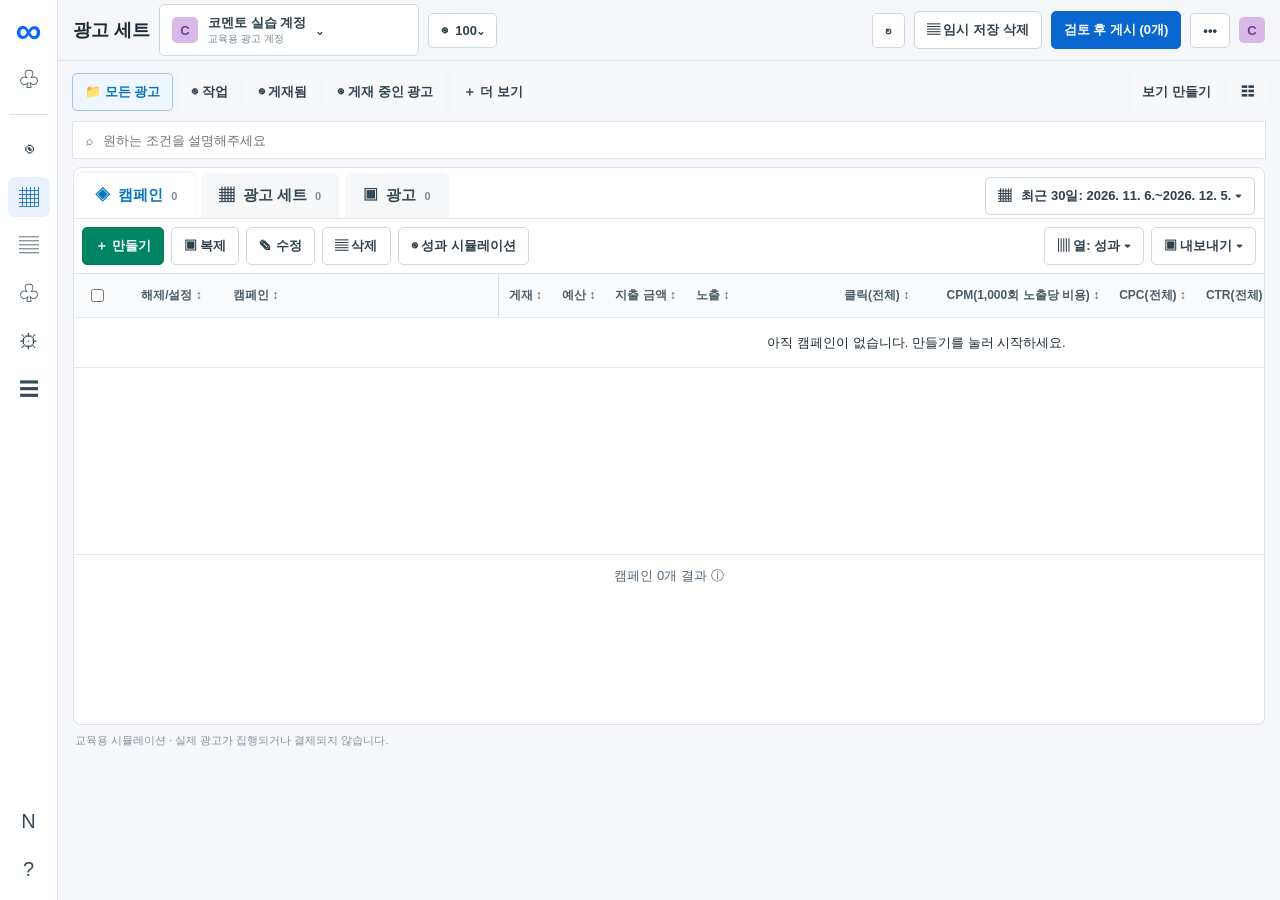
<file: index.html>
<!doctype html><html lang="ko"><head><meta charset="utf-8"><meta name="viewport" content="width=device-width,initial-scale=1"><title>광고 관리자 | 코멘토 실습</title><script>location.replace('meta.html'+location.search+location.hash)</script></head><body><a href="meta.html">Meta 광고 관리자 열기</a></body></html>
</file>
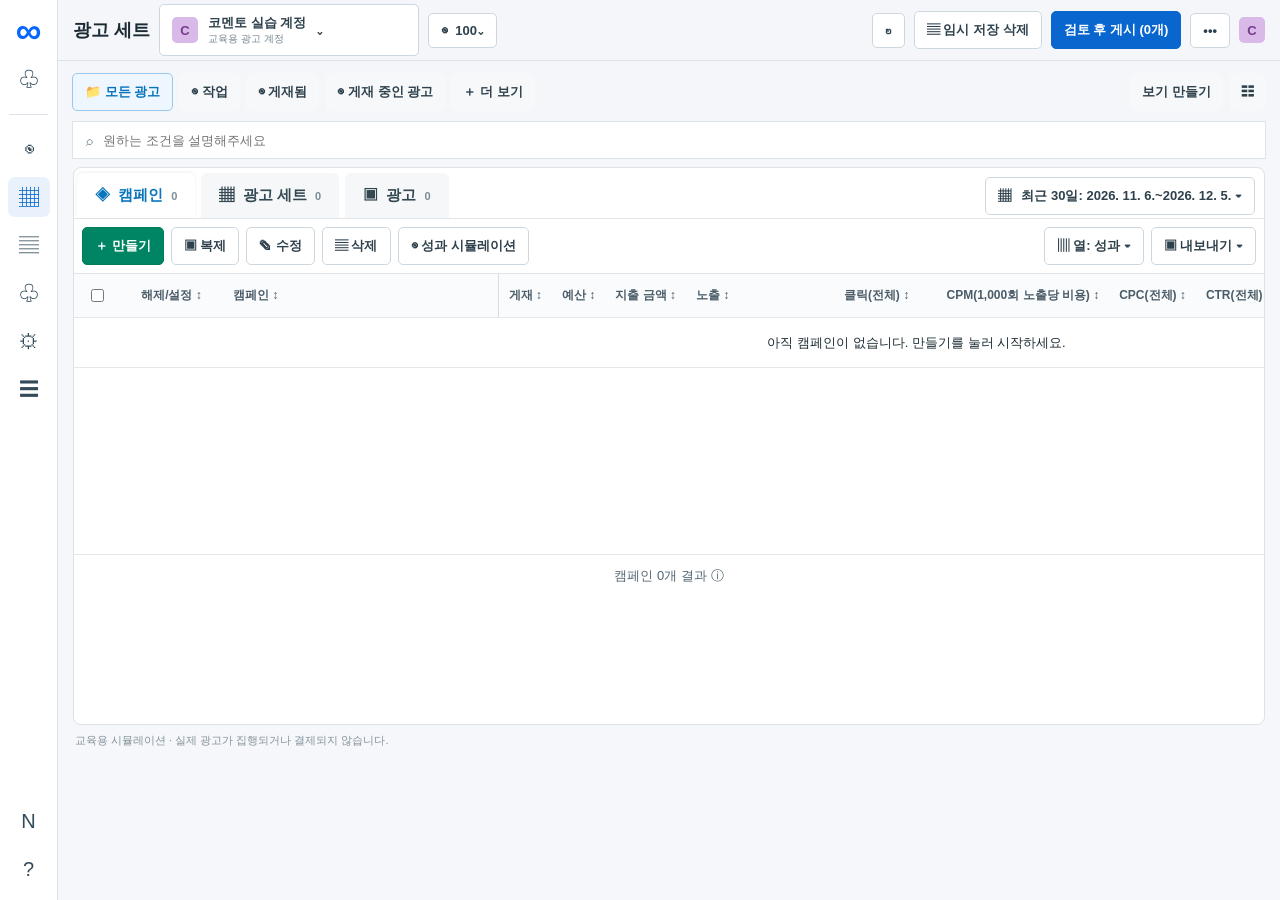
<file: meta.html>
<!doctype html><html lang="ko"><head><meta charset="utf-8"><meta name="viewport" content="width=device-width,initial-scale=1"><title>광고 관리자 | 코멘토 실습</title><link rel="stylesheet" href="meta.css"></head><body>
<div class="app"><aside class="rail"><div class="mark">∞</div><button>♧</button><hr><button>◉</button><button class="active">▦</button><button>▤</button><button>♧</button><button>⚙</button><button>☰</button><span></span><a href="naver.html">N</a><button>?</button></aside><div class="work"><header><b class="screen-title">광고 세트</b><button class="account"><b class="avatar">C</b><span>코멘토 실습 계정<small>교육용 광고 계정</small></span>⌄</button><button>◉ &nbsp;100⌄</button><i></i><button id="refresh">↻</button><button id="reset">▤ 임시 저장 삭제</button><button class="publish" id="publish">검토 후 게시 <span id="draftCount">(0개)</span></button><button>•••</button><b class="avatar">C</b></header><div class="views"><button class="active">📁 모든 광고</button><button>◉ 작업</button><button>◉ 게재됨</button><button>◉ 게재 중인 광고</button><button>＋ 더 보기</button><i></i><button>보기 만들기</button><button>☷</button></div><div class="filter">⌕ <input id="search" placeholder="원하는 조건을 설명해주세요"></div><main><div class="levels"><div id="tabs"></div><button id="dates">▦ &nbsp; 최근 30일: <span id="dateText"></span> ▾</button></div><div class="toolbar"><button class="green" id="create">＋ 만들기</button><button id="duplicate">▣ 복제</button><button id="edit">✎ 수정</button><button id="remove">▤ 삭제</button><button id="simulate">◉ 성과 시뮬레이션</button><i></i><button id="columns">▥ 열: 성과 ▾</button><button id="export">▣ 내보내기 ▾</button></div><div class="grid"><table><thead id="thead"></thead><tbody id="tbody"></tbody></table></div><div class="count" id="count"></div></main><div class="notice">교육용 시뮬레이션 · 실제 광고가 집행되거나 결제되지 않습니다.</div></div></div>
<div class="shade" id="objectiveModal" hidden><div class="dialog objective-dialog"><div class="objective-tabs"><button class="active" id="newCampaignTab">새 캠페인 만들기</button><button id="newItemTab">새 광고 세트 또는 광고</button></div><div class="modalcontent"><div id="campaignChooser"><label class="section-label" for="buyingType">구매 유형 선택</label><select id="buyingType"><option>경매</option></select><h3>캠페인 목표 선택</h3><div class="objectivecols"><div id="objectiveList"></div><div id="objectiveHelp"></div></div></div><div id="itemChooser" hidden><h3>새 광고 세트 또는 광고</h3><label class="section-label" for="newItemType">만들기</label><select id="newItemType"><option value="adset">광고 세트</option><option value="ad">광고</option></select><label class="section-label" for="parentCampaign">기존 캠페인 선택</label><select id="parentCampaign"></select></div></div><div class="modalfoot"><a href="https://www.facebook.com/business/help/" target="_blank" rel="noopener">캠페인 목표 정보</a><i></i><button data-close="objectiveModal">취소</button><button class="blue" id="chooseObjective" disabled>계속</button></div></div></div>
<div class="shade" id="modeModal" hidden><div class="dialog narrow"><div class="modalhead"><h2>캠페인 설정 선택</h2><button data-close="modeModal">×</button></div><div class="modalcontent"><p>캠페인 설정 방법을 선택하세요.</p><div class="choice">◯ 추천 설정<small>Advantage+ 타겟과 노출 위치를 사용합니다.</small></div><div class="choice picked">◉ 수동 캠페인<small>예산과 타겟, 노출 위치를 직접 설정합니다.</small></div></div><div class="modalfoot"><button id="backObjective">돌아가기</button><button class="blue" id="startEditor">계속</button></div></div></div>
<div class="editor" id="editor" hidden><div class="editor-shell"><div class="editorrail"><button id="closeEditor" aria-label="닫기">×</button><span>▥</span><span>✎</span></div><nav class="editor-tree"><button data-step="campaign">▣ <span id="treeCampaign">새 캠페인</span></button><button data-step="adset">▦ <span id="treeAdset">새 광고 세트</span></button><button data-step="ad">▤ <span id="treeAd">새 광고</span></button></nav><div class="editor-main"><div class="editorhead"><b id="editorName">새 캠페인</b><span>〉</span><b id="stepTag">캠페인</b><i></i><span>◯ 임시 저장됨</span></div><div class="editbody"><article><form id="form"></form></article><aside class="summary"><h3>캠페인 점수 ⓘ</h3><p>광고 설정을 완료하면 검토할 수 있습니다.</p><div id="summary"></div><div id="preview" hidden></div><p>교육용 실습 화면 · 실제 Meta 계정에 게시되지 않습니다.</p></aside></div><div class="editfoot"><button id="saveEditor">닫기</button><span id="error"></span><button id="prev">돌아가기</button><button class="blue" id="next">다음</button></div></div></div><h1 id="stepTitle" hidden></h1><p id="stepHelp" hidden></p></div>
<div class="shade" id="reportModal" hidden><div class="dialog narrow"><div class="modalhead"><h2>7일 성과 시뮬레이션</h2><button data-close="reportModal">×</button></div><div class="modalcontent" id="report"></div><div class="modalfoot"><button data-close="reportModal">닫기</button></div></div></div><div class="toast" id="toast" hidden></div><script src="meta.js"></script></body></html>
</file>
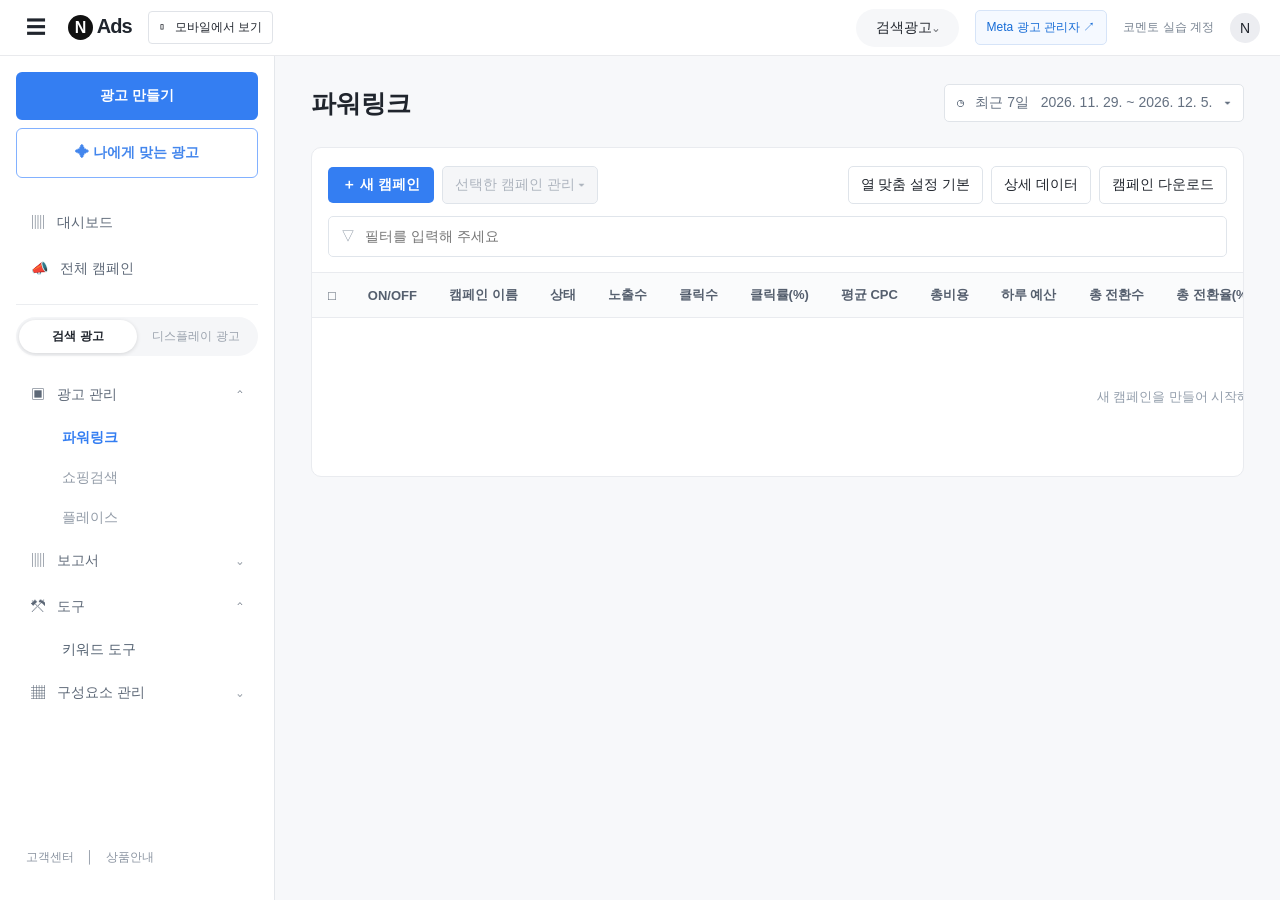
<file: naver.html>
<!doctype html><html lang="ko"><head><meta charset="utf-8"><meta name="viewport" content="width=device-width,initial-scale=1"><title>파워링크 - 코멘토 실습</title><link rel="stylesheet" href="naver.css?v=20261127-meta-1"></head><body>
<header class="top"><button class="icon" id="menuToggle" aria-label="메뉴">☰</button><b class="brand"><span>N</span> Ads</b><button class="mobile">▯ &nbsp; 모바일에서 보기</button><div class="topspace"></div><button class="searchtype">검색광고⌄</button><a class="meta-shortcut" href="meta.html">Meta 광고 관리자 ↗</a><span class="accountname">코멘토 실습 계정</span><span class="avatar">N</span></header>
<div class="shell"><aside id="sidebar"><button class="primary wide" id="quickStart">광고 만들기</button><button class="wide recommend">✦ 나에게 맞는 광고</button><nav><button class="navline" data-view="dashboard">▥ &nbsp; 대시보드</button><button class="navline" data-view="all">📣 &nbsp; 전체 캠페인</button><div class="divider"></div><div class="toggle"><b>검색 광고</b><span>디스플레이 광고</span></div><button class="navline parent">▣ &nbsp; 광고 관리 <span>⌃</span></button><button class="subline active" data-view="campaigns">파워링크</button><button class="subline inactive">쇼핑검색</button><button class="subline inactive">플레이스</button><button class="navline parent">▥ &nbsp; 보고서 <span>⌄</span></button><button class="navline parent">⚒ &nbsp; 도구 <span>⌃</span></button><button class="subline" data-view="keywordTool">키워드 도구</button><button class="navline parent">▦ &nbsp; 구성요소 관리 <span>⌄</span></button></nav><div class="sidefoot">고객센터　│　상품안내</div></aside>
<main><div id="app"></div></main></div>
<div class="shade" id="modal" hidden><div class="dialog"><div class="dialoghead"><div><h2 id="modalTitle"></h2><p id="modalIntro"></p></div><button class="x" id="modalClose" aria-label="닫기">×</button></div><div id="modalContent" class="dialogscroll"></div><div class="dialogfoot"><button id="cancel">취소</button><button class="primary" id="submit">저장</button></div></div></div>
<script src="xlsx-export.js?v=20261127-3"></script><script src="naver.js?v=20261127-3"></script><script src="features.js?v=20261127-5"></script><script src="simulation.js?v=20261127-4"></script><script src="simulation-ui.js?v=20261127-4"></script><script src="review-ui.js?v=20261127-6"></script></body></html>
</file>
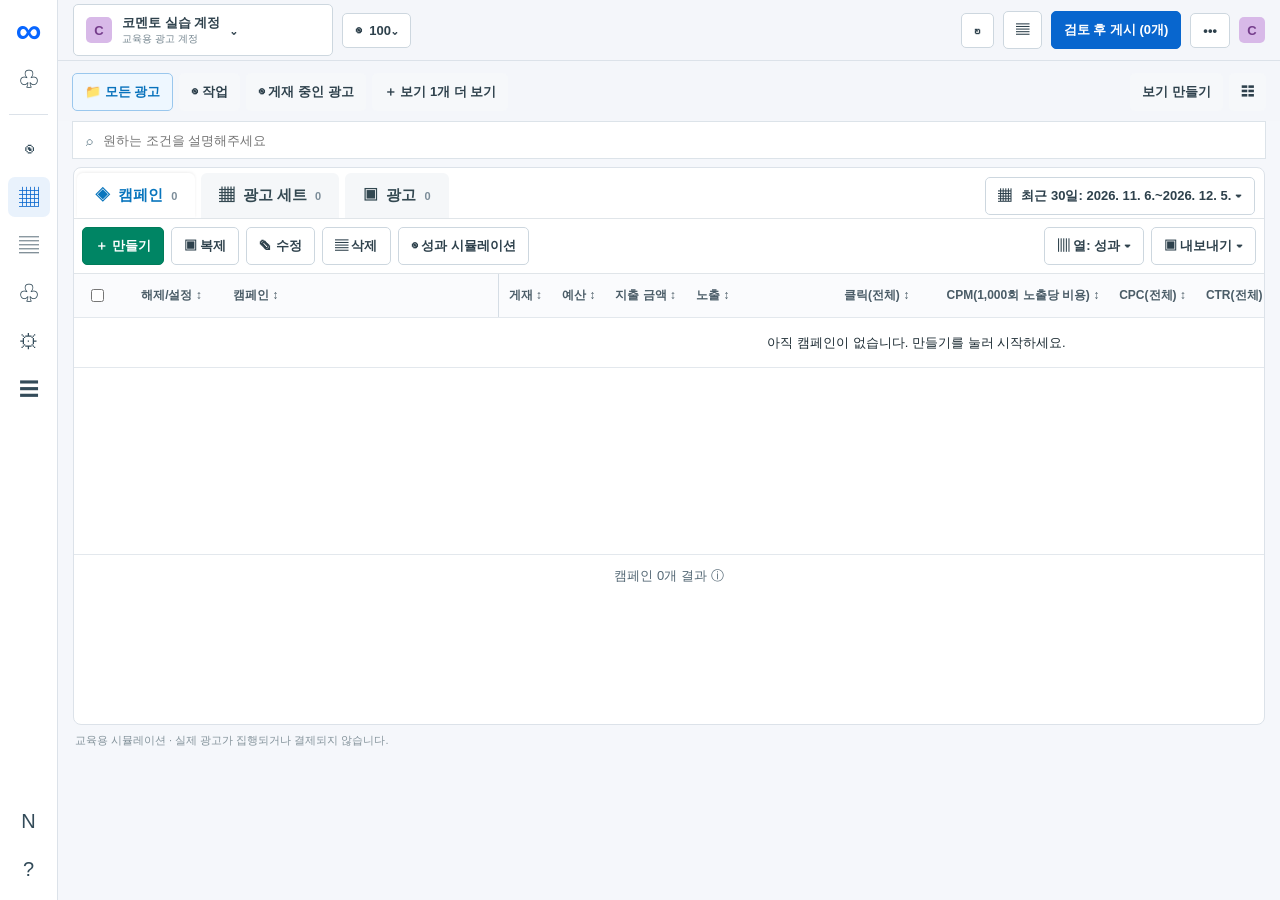
<file: studio.html>
<!doctype html><html lang="ko"><head><meta charset="utf-8"><meta name="viewport" content="width=device-width,initial-scale=1"><title>광고 관리자 | 코멘토 실습</title><link rel="stylesheet" href="meta.css"></head><body>
<div class="app"><aside class="rail"><div class="mark">∞</div><button>♧</button><hr><button>◉</button><button class="active">▦</button><button>▤</button><button>♧</button><button>⚙</button><button>☰</button><span></span><a href="naver.html">N</a><button>?</button></aside><div class="work"><header><button class="account"><b class="avatar">C</b><span>코멘토 실습 계정<small>교육용 광고 계정</small></span>⌄</button><button>◉ &nbsp;100⌄</button><i></i><button id="refresh">↻</button><button id="reset">▤</button><button class="publish" id="publish">검토 후 게시 <span id="draftCount">(0개)</span></button><button>•••</button><b class="avatar">C</b></header><div class="views"><button class="active">📁 모든 광고</button><button>◉ 작업</button><button>◉ 게재 중인 광고</button><button>＋ 보기 1개 더 보기</button><i></i><button>보기 만들기</button><button>☷</button></div><div class="filter">⌕ <input id="search" placeholder="원하는 조건을 설명해주세요"></div><main><div class="levels"><div id="tabs"></div><button id="dates">▦ &nbsp; 최근 30일: <span id="dateText"></span> ▾</button></div><div class="toolbar"><button class="green" id="create">＋ 만들기</button><button id="duplicate">▣ 복제</button><button id="edit">✎ 수정</button><button id="remove">▤ 삭제</button><button id="simulate">◉ 성과 시뮬레이션</button><i></i><button id="columns">▥ 열: 성과 ▾</button><button id="export">▣ 내보내기 ▾</button></div><div class="grid"><table><thead id="thead"></thead><tbody id="tbody"></tbody></table></div><div class="count" id="count"></div></main><div class="notice">교육용 시뮬레이션 · 실제 광고가 집행되거나 결제되지 않습니다.</div></div></div>
<div class="shade" id="objectiveModal" hidden><div class="dialog"><div class="modalhead"><h2>새 캠페인 만들기</h2><button data-close="objectiveModal">×</button></div><div class="modalcontent"><small>구매 유형 선택</small><div class="selectlike">경매⌄</div><h3>캠페인 목표 선택</h3><div class="objectivecols"><div id="objectiveList"></div><div id="objectiveHelp"></div></div></div><div class="modalfoot"><button data-close="objectiveModal">취소</button><button class="blue" id="chooseObjective" disabled>계속</button></div></div></div>
<div class="shade" id="modeModal" hidden><div class="dialog narrow"><div class="modalhead"><h2>캠페인 설정 선택</h2><button data-close="modeModal">×</button></div><div class="modalcontent"><p>추천 설정을 사용하거나 모든 설정을 직접 제어할 수 있습니다.</p><div class="choice">◯ 추천 설정<small>Advantage+ 타겟과 노출 위치를 사용합니다.</small></div><div class="choice picked">◉ 수동 캠페인<small>실습에 필요한 설정을 직접 선택합니다.</small></div></div><div class="modalfoot"><button id="backObjective">돌아가기</button><button class="blue" id="startEditor">계속</button></div></div></div>
<div class="editor" id="editor" hidden><div class="editorhead"><button id="closeEditor">×</button><b id="editorName">새 캠페인</b><span>● 임시 저장</span><i></i><button id="review">검토</button><button class="blue" id="saveEditor">닫기</button></div><div class="editlayout"><nav><p>광고 만들기</p><button data-step="campaign">◈ <span id="treeCampaign">새 캠페인</span></button><button data-step="adset">▦ <span id="treeAdset">새 광고 세트</span></button><button data-step="ad">▣ <span id="treeAd">새 광고</span></button><small>◉ 모든 수정 사항이 저장됩니다</small></nav><article><div class="editintro"><small id="stepTag"></small><h1 id="stepTitle"></h1><p id="stepHelp"></p></div><form id="form"></form></article><aside class="summary"><h3>설정 요약</h3><div id="summary"></div><div id="preview" hidden></div><p>실제 Meta 계정에 게시되지 않습니다.</p></aside></div><div class="editfoot"><span id="error"></span><button id="prev">이전</button><button class="blue" id="next">다음</button></div></div>
<div class="shade" id="reportModal" hidden><div class="dialog narrow"><div class="modalhead"><h2>7일 성과 시뮬레이션</h2><button data-close="reportModal">×</button></div><div class="modalcontent" id="report"></div><div class="modalfoot"><button data-close="reportModal">닫기</button></div></div></div><div class="toast" id="toast" hidden></div><script src="meta.js"></script></body></html>
</file>
<file: meta.css>
:root{font-family:Arial,'Malgun Gothic',sans-serif;color:#1c2b33;background:#f3f6fb}*{box-sizing:border-box}[hidden]{display:none!important}body{margin:0;font-size:13px}button,input,select,textarea{font:inherit}button{cursor:pointer}button:disabled{opacity:.48;cursor:not-allowed}.app{display:flex;min-height:100vh}.rail{width:58px;flex:none;background:#fff;border-right:1px solid #dce2e9;display:flex;flex-direction:column;align-items:center;gap:8px;padding:11px 5px}.rail button,.rail a{border:0;background:transparent;border-radius:7px;width:42px;height:40px;font-size:20px;color:#334b59;display:grid;place-items:center;text-decoration:none}.rail button:hover,.rail a:hover,.rail button.active{background:#e9f2fc;color:#0866ce}.rail .mark{font-size:36px;color:#0866ff;font-weight:bold;line-height:40px}.rail hr{border:0;border-top:1px solid #dce2e9;width:39px}.rail span{flex:1}.work{flex:1;min-width:0}.work header{height:62px;background:#fff;border-bottom:1px solid #dce2e9;display:flex;gap:9px;align-items:center;padding:0 15px}.work header button,.views button,.toolbar button,#dates{background:#fff;border:1px solid #cdd7df;color:#2e414c;border-radius:5px;padding:9px 12px;font-weight:bold;white-space:nowrap}.work header i,.views i,.toolbar i{flex:1}.account{display:flex;gap:10px;align-items:center;min-width:260px}.account span{text-align:left}.account small{display:block;font-size:10px;color:#73848e;font-weight:normal}.avatar{width:26px;height:26px;border-radius:5px;background:#d8b9e8;color:#753c8b;display:grid;place-items:center}.work header .publish,.blue{background:#0866ce!important;color:white!important;border-color:#0866ce!important}.views{display:flex;background:#fff;gap:6px;padding:9px 14px}.views button{border:0;background:#f6f8fa}.views .active{border:1px solid #9ac7ed;color:#0872bc;background:#eef7ff}.filter{height:37px;margin:8px 15px;background:#fff;border:1px solid #dce3e9;display:flex;align-items:center;gap:8px;padding:0 13px;color:#637d8a}.filter input{border:0;outline:0;flex:1}main{background:#fff;margin:0 15px;border:1px solid #dce2e9;border-radius:8px;overflow:hidden;min-height:62vh}.levels{display:flex;justify-content:space-between;align-items:center;border-bottom:1px solid #e0e5e9}.levels>div{display:flex}.levels button{border:0;background:#f5f7f9;padding:13px 17px;margin:8px 4px 8px 8px;border-radius:5px;font-size:15px;font-weight:bold;color:#334851}.levels button.active{color:#086fbd;background:#eaf4ff}.levels small{font-size:11px;color:#7c8d99;margin-left:8px}#dates{font-size:13px;background:#fff;margin-right:9px}.toolbar{display:flex;align-items:center;gap:7px;padding:10px;border-bottom:1px solid #e0e5e9;overflow:auto}.toolbar .green{background:#007c5a;color:#fff;border-color:#007c5a}.toolbar button:hover,.work header button:hover{filter:brightness(.96)}.grid{overflow:auto;min-height:280px}table{border-collapse:collapse;width:100%;min-width:1300px}th,td{border-bottom:1px solid #e3e8ed;padding:12px 10px;white-space:nowrap;text-align:left}th{background:#fafbfd;font-size:12px;color:#4a5c67}th:nth-child(n+5),td:nth-child(n+5){text-align:right}tbody tr{height:50px}tbody tr:hover{background:#f4f9fe}tbody tr.selected{background:#e8f5f0}td a{color:#1872b5;font-weight:bold;text-decoration:none;cursor:pointer}.switch{width:33px;height:19px;border-radius:20px;background:#c9d3dd;border:0;position:relative;padding:0}.switch:before{content:'';position:absolute;top:3px;left:3px;width:13px;height:13px;border-radius:50%;background:white}.switch.on{background:#1681d6}.switch.on:before{left:17px}.muted{color:#81909b}.count{text-align:center;color:#536774;padding:12px;border-top:1px solid #e3e8ed}.notice{padding:8px 17px;color:#84939b;font-size:11px}.shade{position:fixed;inset:0;z-index:20;background:#15212c99;display:grid;place-items:center;padding:15px}.dialog{background:white;width:min(850px,96vw);max-height:93vh;overflow:auto;border-radius:8px;box-shadow:0 20px 55px #0004}.dialog.narrow{width:min(620px,96vw)}.modalhead,.modalfoot{padding:16px 22px;display:flex;align-items:center;gap:9px;border-bottom:1px solid #e0e6eb}.modalhead h2{font-size:18px;margin:0;flex:1}.modalhead button{font-size:25px;border:0;background:none}.modalfoot{border-top:1px solid #e0e6eb;border-bottom:0;justify-content:flex-end}.modalfoot button,.editfoot button,.editorhead button{border:1px solid #cbd5df;background:white;border-radius:5px;padding:9px 15px}.modalcontent{padding:22px}.modalcontent small{font-weight:bold;color:#637885}.selectlike{width:240px;border:1px solid #cbd5df;border-radius:5px;padding:12px;margin:8px 0 25px;display:flex;justify-content:space-between}.modalcontent h3{font-size:17px}.objectivecols{display:grid;grid-template-columns:45% 55%;border:1px solid #dce3e9;border-radius:5px;overflow:hidden}.objective{padding:14px;border-bottom:1px solid #edf0f3;cursor:pointer;font-size:15px}.objective:hover,.objective.selected{background:#eaf4ff}.objective input{margin-right:12px}#objectiveHelp{border-left:1px solid #dce3e9;background:#f8fafd;padding:22px;line-height:1.65;color:#526875}#objectiveHelp h3{color:#21333e}.choice{border:1px solid #d8e0e7;margin:12px 0;padding:17px;border-radius:6px;font-weight:bold}.choice.picked{border-color:#1579d2;background:#f0f7ff}.choice small{display:block;font-weight:normal;margin:8px 0 0 23px}.editor{position:fixed;inset:0;z-index:30;background:#f4f7fa;display:flex;flex-direction:column}.editorhead{height:58px;background:white;border-bottom:1px solid #dce3e9;display:flex;align-items:center;gap:12px;padding:0 16px}.editorhead button:first-child{border:0;font-size:20px}.editorhead span{color:#70838e}.editorhead i{flex:1}.editlayout{display:grid;grid-template-columns:230px minmax(380px,1fr) 270px;min-height:0;flex:1}.editlayout nav{background:#fff;border-right:1px solid #dce3e9;padding:18px 10px;display:flex;flex-direction:column;gap:3px}.editlayout nav p{color:#758895;font-weight:bold}.editlayout nav button{background:#fff;border:0;text-align:left;padding:13px;border-radius:5px;color:#405460}.editlayout nav button.active{background:#eaf4ff;color:#0874c6;font-weight:bold}.editlayout nav small{margin-top:auto;color:#71848f;padding:12px}.editlayout article{overflow:auto;padding:24px max(24px,5vw);max-width:980px;width:100%;justify-self:center}.editintro small{color:#7b8d98}.editintro h1{font-size:23px;margin:6px 0}.editintro p{color:#627681;margin:0 0 19px}.panel{background:#fff;border:1px solid #d9e1e8;border-radius:7px;margin-bottom:17px;overflow:hidden}.panel h2{font-size:17px;margin:0;padding:16px 20px;border-bottom:1px solid #e2e7eb}.fields{display:grid;grid-template-columns:1fr 1fr;gap:17px;padding:18px 20px}.field{display:flex;flex-direction:column;gap:6px;min-width:0}.field.wide{grid-column:1/-1}.field label{font-weight:bold}.field small{color:#718590;line-height:1.45}.field input,.field select,.field textarea{border:1px solid #cbd5df;border-radius:5px;padding:10px;width:100%}.field textarea{min-height:95px;resize:vertical}.field input[type=checkbox]{width:auto;margin-right:7px}.field label.check{font-weight:normal}.summary{background:#fff;border-left:1px solid #dce3e9;padding:20px;overflow:auto}.summary h3{margin-top:2px}.summary dt{color:#81919b;font-size:11px;margin-top:13px}.summary dd{margin:3px 0 10px;font-weight:bold;overflow-wrap:anywhere}.summary p{color:#778994;font-size:11px;line-height:1.5}.summary #preview{border:1px solid #dce3e9;padding:12px;margin-top:18px}.summary #preview img,.summary #preview video{width:100%;max-height:140px;object-fit:cover}.editfoot{height:61px;background:white;border-top:1px solid #dce3e9;display:flex;align-items:center;justify-content:flex-end;gap:8px;padding:0 17px}.editfoot span{margin-right:auto;color:#b33}.toast{position:fixed;bottom:20px;right:20px;z-index:40;background:#263e4b;color:#fff;padding:12px 18px;border-radius:5px}.metrics{display:grid;grid-template-columns:repeat(4,1fr);gap:9px}.metric{border:1px solid #dce3e9;padding:13px}.metric small{display:block;color:#748693}.metric b{font-size:18px;display:block;margin-top:7px}.report-note{background:#fff8e7;padding:12px;line-height:1.6;margin-top:16px}@media(max-width:1000px){.editlayout{grid-template-columns:180px minmax(350px,1fr)}.summary{display:none}}@media(max-width:650px){.rail{width:42px}.rail button,.rail a{width:34px}.account{min-width:0}.account small,.views button:nth-child(n+3),header button:nth-child(2){display:none}.editlayout{display:block;overflow:auto}.editlayout nav{flex-direction:row}.editlayout nav p,.editlayout nav small{display:none}.editlayout article{padding:15px}.fields{grid-template-columns:1fr}.field.wide{grid-column:auto}.objectivecols{grid-template-columns:1fr}#objectiveHelp{display:none}}

/* Meta 목록의 고정된 선택·설정·이름 열 */
.grid table{min-width:1540px}.grid th:nth-child(1),.grid td:nth-child(1){position:sticky;left:0;width:46px;min-width:46px;background:#fff;z-index:2;text-align:center}.grid th:nth-child(2),.grid td:nth-child(2){position:sticky;left:46px;width:103px;min-width:103px;background:#fff;z-index:2;text-align:center}.grid th:nth-child(3),.grid td:nth-child(3){position:sticky;left:149px;width:275px;min-width:275px;background:#fff;z-index:2;border-right:1px solid #d5dde5}.grid th:nth-child(-n+3){background:#fafbfd;z-index:4}.grid tr.selected td:nth-child(-n+3){background:#e8f5f0}.grid tr:hover td:nth-child(-n+3){background:#f4f9fe}.grid th:nth-child(8),.grid th:nth-child(12){min-width:180px}

.grid th:nth-child(9),.grid th:nth-child(14){min-width:190px}.grid th:nth-child(12),.grid th:nth-child(13){min-width:130px}


:root{background:#f5f7fb;color:#1c2b33}.rail{width:58px}.screen-title{font-size:18px;white-space:nowrap}.work header{height:61px;background:#f4f6fa}.views{padding-top:12px;padding-bottom:10px;background:#f4f6fa}.filter{margin:0 14px 8px;height:38px}.levels button{margin:5px 3px 0;padding:13px 18px;border-radius:6px 6px 0 0}.levels button.active{background:white;color:#0875bd;box-shadow:0 -1px 3px #0001}.toolbar{padding:8px}.toolbar .green{background:#008564}.dialog.objective-dialog{width:min(600px,96vw);max-height:min(760px,95vh);display:flex;flex-direction:column}.objective-tabs{display:flex;border-bottom:1px solid #dbe1e5;padding:0 18px}.objective-tabs button{border:0;border-bottom:3px solid transparent;background:#fff;padding:19px 12px 15px;font-size:15px;font-weight:bold;color:#5a6770}.objective-tabs button.active{border-bottom-color:#0866ce;color:#1c2b33}.objective-dialog .modalcontent{overflow:auto;min-height:0;padding:21px 23px}.objective-dialog .section-label{display:block;font-weight:bold;font-size:15px;margin-bottom:9px}.objective-dialog select{display:block;width:100%;height:39px;border:1px solid #aeb9c2;border-radius:6px;background:#fff;padding:0 10px}.objective-dialog h3{font-size:17px;margin:25px 0 14px}.objectivecols{grid-template-columns:49% 51%;min-height:356px}.objective{height:59px;display:flex;align-items:center;gap:12px;padding:7px 12px;font-size:14px;font-weight:bold}.objective input{margin:0 0 0 auto;accent-color:#0866ce}.objective-icon{display:grid;place-items:center;width:32px;height:32px;border-radius:7px;background:#eef2f6;color:#526a7b;font-size:21px}.objective.selected .objective-icon{background:#dcecff;color:#0866ce}#objectiveHelp{padding:20px 17px;background:#fff;color:#52616c;font-size:13px;line-height:1.55}#objectiveHelp h3{margin:10px 0 8px}#objectiveHelp ul{padding-left:20px}#objectiveHelp li{margin:7px 0}.objective-illustration{height:100px;display:grid;place-items:center;font-size:48px;color:#4b87c7;background:radial-gradient(circle,#e9f6ff 10%,#fff 67%)}.modalfoot a{color:#0866ce;text-decoration:none}.modalfoot i{flex:1}.editor{background:#eaf0f7}.editor-shell{display:grid;grid-template-columns:42px 360px minmax(0,1fr);height:100vh}.editorrail{background:#1e3441;display:flex;flex-direction:column;align-items:center;gap:22px;padding-top:14px;color:#fff;font-size:20px}.editorrail button{background:none;color:white;border:0;font-size:26px}.editor-tree{background:#fff;border-right:1px solid #dce3e9;padding-top:0}.editor-tree button{display:block;width:100%;min-height:45px;text-align:left;border:0;background:#e8f6f0;padding:0 20px;color:#263b44;font-size:14px}.editor-tree button.active{background:#dcecf9;color:#0866ce;font-weight:bold}.editor-tree button:nth-child(2){padding-left:34px}.editor-tree button:nth-child(3){padding-left:48px}.editor-main{display:flex;flex-direction:column;min-width:0}.editorhead{height:47px;flex:none}.editorhead b{font-weight:normal;color:#53636d}.editorhead #stepTag{background:#dcecfb;color:#0866ce;padding:6px;border-radius:3px}.editbody{display:grid;grid-template-columns:minmax(420px,600px) minmax(250px,350px);justify-content:center;gap:16px;flex:1;min-height:0;overflow:auto;padding:12px 20px 25px}.editbody article{min-width:0}.panel{border:0;box-shadow:0 1px 4px #0001;margin-bottom:12px}.panel h2{font-size:15px;padding:17px 16px 5px;border:0}.fields{grid-template-columns:1fr;gap:14px;padding:12px 16px 18px}.field{gap:7px}.field label{font-size:13px}.field input,.field select,.field textarea{height:36px}.field textarea{height:auto}.field.wide{grid-column:auto}.summary{align-self:start;border:0;border-radius:5px;box-shadow:0 1px 4px #0001;padding:18px;background:white}.summary h3{font-size:16px}.editfoot{height:60px;flex:none;padding:0 24px}.editfoot #saveEditor{margin-right:auto}.editfoot span{margin-right:0}.editfoot .blue{min-width:68px}@media(max-width:1200px){.editor-shell{grid-template-columns:40px 240px minmax(0,1fr)}.editbody{grid-template-columns:minmax(330px,600px)}.summary{display:none}}@media(max-width:700px){.screen-title{display:none}.editor-shell{grid-template-columns:36px minmax(0,1fr)}.editor-tree{display:none}.editbody{display:block;padding:10px}.objectivecols{grid-template-columns:1fr}#objectiveHelp{display:none}}

/* Meta 목록의 고정된 선택·설정·이름 열 */
.grid table{min-width:1540px}.grid th:nth-child(1),.grid td:nth-child(1){position:sticky;left:0;width:46px;min-width:46px;background:#fff;z-index:2;text-align:center}.grid th:nth-child(2),.grid td:nth-child(2){position:sticky;left:46px;width:103px;min-width:103px;background:#fff;z-index:2;text-align:center}.grid th:nth-child(3),.grid td:nth-child(3){position:sticky;left:149px;width:275px;min-width:275px;background:#fff;z-index:2;border-right:1px solid #d5dde5}.grid th:nth-child(-n+3){background:#fafbfd;z-index:4}.grid tr.selected td:nth-child(-n+3){background:#e8f5f0}.grid tr:hover td:nth-child(-n+3){background:#f4f9fe}.grid th:nth-child(8),.grid th:nth-child(12){min-width:180px}

.grid th:nth-child(9),.grid th:nth-child(14){min-width:190px}.grid th:nth-child(12),.grid th:nth-child(13){min-width:130px}

#itemChooser{min-height:420px}#itemChooser .section-label{margin-top:22px}.budget-choices{display:grid;grid-template-columns:repeat(3,1fr);gap:8px;background:#edf5fa;padding:8px;border-radius:5px}.budget-choices label{border:1px solid #cad9e4;background:#fff;padding:12px 8px;min-height:135px;cursor:pointer}.budget-choices label:has(input:checked){border-color:#1475c6;box-shadow:inset 0 0 0 1px #1475c6}.budget-choices input{width:auto;height:auto;float:right;accent-color:#0866ce}.budget-choices b{display:block;font-size:12px;line-height:1.4}.budget-choices small{display:block;font-weight:normal;margin-top:9px;color:#667984;line-height:1.4}@media(max-width:700px){.budget-choices{grid-template-columns:1fr}.budget-choices label{min-height:0}}
.editor-main{min-height:0;height:100%;overflow:hidden}.editbody{min-height:0}.editor-shell{min-height:0;overflow:hidden}
</file>
<file: naver.css>
:root{font-family:Arial,"Malgun Gothic",sans-serif;color:#20252d;background:#f7f8fa;font-size:14px}*{box-sizing:border-box}[hidden]{display:none!important}body{margin:0}button,input,select,textarea{font:inherit}button{cursor:pointer}button{border:0;background:transparent;color:inherit}.top{height:56px;background:#fff;border-bottom:1px solid #e9eaed;display:flex;align-items:center;padding:0 20px;gap:16px;position:sticky;top:0;z-index:3}.icon{font-size:20px}.brand{font-size:20px;white-space:nowrap;letter-spacing:-1px}.brand span{background:#111;color:#fff;border-radius:50%;display:inline-grid;place-items:center;width:25px;height:25px;font-size:16px;letter-spacing:0}.mobile{border:1px solid #e0e3e8;border-radius:4px;padding:7px 10px;font-size:12px}.topspace{flex:1}.searchtype{background:#f6f7f9;border-radius:22px;padding:10px 20px}.accountname{color:#7a8593;font-size:12px}.avatar{background:#ecedf1;border-radius:50%;padding:7px 10px}.shell{display:flex;min-height:calc(100vh - 56px)}aside{width:275px;background:#fff;border-right:1px solid #e4e7eb;flex:none;padding:16px;position:sticky;top:56px;height:calc(100vh - 56px);overflow:auto}.primary{background:#347ef2;color:#fff;border-radius:6px;font-weight:700}.primary:hover{background:#276ad1}.wide{display:block;width:100%;padding:15px}.recommend{border:1px solid #82b1ff;border-radius:6px;color:#4386ed;margin-top:8px;font-weight:700}.navline{display:block;width:100%;text-align:left;padding:14px 15px;color:#5d6877}.navline:first-of-type{margin-top:22px}.navline:hover,.subline:hover{background:#f6f8fb}.navline.parent span{float:right}.divider{border-top:1px solid #ebedf0;margin:12px 0}.toggle{background:#f5f6f8;display:flex;border-radius:20px;padding:3px;margin:4px 0 16px;font-size:12px}.toggle b,.toggle span{flex:1;text-align:center;padding:8px;white-space:nowrap}.toggle b{background:#fff;border-radius:20px;box-shadow:0 1px 4px #0002}.toggle span{color:#9ba3ae}.subline{display:block;width:100%;text-align:left;padding:11px 20px 11px 46px;color:#526070}.subline.active{color:#347ef2;font-weight:700}.subline.inactive{color:#939ca8}.sidefoot{position:sticky;top:100%;background:white;padding:18px 10px;color:#8b94a1;font-size:12px}main{min-width:0;flex:1;padding:28px 36px}.pagehead{display:flex;align-items:center;justify-content:space-between;margin-bottom:25px}.pagehead h1{font-size:25px;margin:0}.date{border:1px solid #e0e4e9;background:#fff;border-radius:5px;padding:9px 12px;color:#647080}.crumb{background:#fff;border-radius:24px;padding:12px 20px;display:inline-flex;gap:12px;margin-bottom:26px}.crumb button{font-weight:700}.crumb .current{color:#347ef2;background:#eef5ff;padding:6px 10px;border-radius:16px}.chart,.info,.listbox{background:white;border:1px solid #e9ebef;border-radius:10px;margin-bottom:20px}.chart{padding:20px}.charttop{font-weight:700;margin-bottom:18px}.chartline{height:155px;background:repeating-linear-gradient(to bottom,#fff 0,#fff 39px,#eef0f4 40px);position:relative}.chartline:after{content:'●────●────●────●────●────●────●';position:absolute;bottom:5px;left:25px;color:#40a2eb;letter-spacing:15px;white-space:nowrap}.info{padding:18px 20px}.infohead{display:flex;justify-content:space-between;align-items:center}.infohead h3{margin:0;font-size:17px}.info-grid{display:grid;grid-template-columns:repeat(4,1fr);gap:18px;margin-top:20px}.info-grid small{display:block;color:#8894a1;margin-bottom:7px}.info-grid b{font-weight:500}.listbox{overflow:hidden}.listhead{display:flex;gap:8px;padding:18px 16px 12px;align-items:center}.listhead h3{font-size:17px;margin:0 15px 0 0}.listhead .spacer{flex:1}.smallbtn{border:1px solid #dfe4ea;border-radius:5px;padding:9px 12px;background:white}.smallbtn:disabled{color:#adb4be;background:#f5f6f8}.bluebtn{background:#347ef2;color:white;border-radius:5px;padding:9px 14px;font-weight:700}.filter{margin:0 16px 15px;border:1px solid #e0e5eb;border-radius:5px;padding:10px 12px;color:#8994a1}.filter input{border:0;outline:0;width:80%;background:none}.tablewrap{overflow:auto}table{width:100%;min-width:1120px;border-collapse:collapse;white-space:nowrap}th,td{border-top:1px solid #e9ebef;padding:13px 16px;text-align:left;font-size:13px}th{background:#fafbfc;color:#555f6e;font-weight:600}th:first-child,td:first-child{width:44px}td a{color:#3482ed;text-decoration:none;font-weight:600}td a:hover{text-decoration:underline}.switch{width:37px;height:20px;border-radius:20px;background:#347ef2;position:relative}.switch:after{content:'';position:absolute;right:3px;top:3px;background:#fff;border-radius:50%;width:14px;height:14px}.switch.off{background:#b9c1cd}.switch.off:after{right:20px}.summaryrow td{background:#f8f9fb;font-weight:700}.status{color:#23845d}.tabbar{display:flex;border-bottom:1px solid #e4e8ed;padding:0 16px}.tabbar button{padding:15px 20px;border-bottom:3px solid transparent}.tabbar button.active{border-bottom-color:#347ef2;color:#347ef2;font-weight:700}.empty{padding:70px;text-align:center;color:#929dab}.shade{position:fixed;inset:0;background:#0008;z-index:10;display:grid;place-items:center;padding:16px}.dialog{width:min(620px,96vw);max-height:min(850px,94vh);background:#fff;border-radius:14px;display:flex;flex-direction:column;overflow:hidden;box-shadow:0 20px 55px #0004}.dialoghead{padding:25px 25px 10px;display:flex;justify-content:space-between}.dialoghead h2{font-size:23px;margin:0 0 12px}.dialoghead p{line-height:1.55;margin:0;color:#657080}.x{font-size:24px;height:25px;line-height:1}.dialogscroll{padding:8px 25px 24px;overflow:auto}.dialogfoot{display:flex;gap:10px;padding:15px 25px;border-top:1px solid #eceef1;background:#fff}.dialogfoot button{flex:1;border-radius:6px;background:#f2f3f5;padding:14px;font-weight:700}.dialogfoot .primary{background:#347ef2;color:white}.field{margin:24px 0}.field label{display:block;font-weight:700;margin-bottom:10px}.field label em{color:#ee4b4b;font-style:normal}.field .help{color:#8b96a3;font-size:12px;line-height:1.5;margin:-3px 0 10px}.field input,.field select,.field textarea{width:100%;border:1px solid #d8dde5;border-radius:6px;padding:13px;outline:none}.field input:focus,.field select:focus,.field textarea:focus{border-color:#347ef2}.field textarea{min-height:110px;resize:vertical}.field small{display:block;text-align:right;color:#8893a0;margin-top:5px}.radio{display:flex;align-items:center;gap:8px;margin:9px 0}.radio input{width:auto}.advanced{background:#f8f9fb;padding:15px;border-radius:5px}.notice{background:#edf5ff;color:#5d7eae;padding:14px;border-radius:6px;line-height:1.6}.error{color:#d43b3b;font-size:12px}.keywordgrid{display:grid;grid-template-columns:1fr 1fr;gap:15px}.chip{display:inline-block;background:#eef5ff;color:#326cc3;padding:5px 8px;border-radius:20px;margin:4px}.reportmetrics{display:grid;grid-template-columns:repeat(4,1fr);gap:10px}.reportmetrics>div{border:1px solid #e5e8ee;padding:15px}.reportmetrics small{display:block;color:#8b95a0}.reportmetrics b{display:block;font-size:20px;margin-top:8px}@media(max-width:900px){aside{width:205px}main{padding:22px}.info-grid{grid-template-columns:repeat(2,1fr)}}@media(max-width:660px){aside{display:none}main{padding:16px}.accountname,.mobile{display:none}.listhead{flex-wrap:wrap}.listhead .spacer{display:none}.dialog{max-height:94vh}.keywordgrid,.reportmetrics{grid-template-columns:1fr}}


@media(max-width:660px){.listhead{flex-wrap:nowrap;overflow-x:auto}.listhead button{flex:none;white-space:nowrap}.listhead .spacer{display:none}.tablewrap{overflow-x:auto;overscroll-behavior-x:contain}.tablewrap::before{content:'표를 좌우로 밀어 전환 지표를 확인하세요';display:block;padding:8px 16px;color:#758193;font-size:12px;white-space:nowrap}th,td{white-space:nowrap}}
.featurebox{padding:22px}.featurebox h2{font-size:18px;margin:0 0 8px}.featurebox p{color:#6c7786}.planner-form{display:flex;gap:12px;align-items:stretch;margin:20px 0}.planner-form textarea{flex:1;min-height:82px;border:1px solid #d8dde5;border-radius:6px;padding:12px;resize:vertical}.planner-form .bluebtn{min-width:110px}.api-note{background:#f5f8fd;padding:12px;border-radius:6px}.featurebox .listhead{padding-left:0;padding-right:0}@media(max-width:660px){.planner-form{display:block}.planner-form textarea{width:100%;margin-bottom:8px}.planner-form .bluebtn{width:100%}}
.sim-dialog{width:min(760px,96vw)}.sim-fields{display:grid;grid-template-columns:repeat(2,1fr);gap:14px;margin:18px 0}.sim-fields label{font-size:13px;font-weight:700;color:#465364}.sim-fields input{display:block;width:100%;margin-top:6px;padding:11px;border:1px solid #d8dde5;border-radius:5px}.sim-metrics{display:grid;grid-template-columns:repeat(3,1fr);gap:10px;margin:14px 0}.sim-metrics>div{border:1px solid #e1e6ec;border-radius:6px;padding:12px}.sim-metrics small{display:block;color:#7a8795}.sim-metrics strong{display:block;font-size:19px;margin-top:5px}@media(max-width:660px){.sim-fields,.sim-metrics{grid-template-columns:repeat(2,1fr)}}
.review-score{font-size:32px;font-weight:700;color:#347ef2;margin:12px 0}.dialogscroll li{line-height:1.6;margin:6px 0}
.meta-shortcut{color:#156bd6;text-decoration:none;border:1px solid #d6e4f8;background:#f5f9ff;border-radius:5px;padding:8px 11px;font-size:12px;white-space:nowrap}.meta-shortcut:hover{background:#e7f2ff}@media(max-width:660px){.meta-shortcut{font-size:11px;padding:7px}}
</file>
